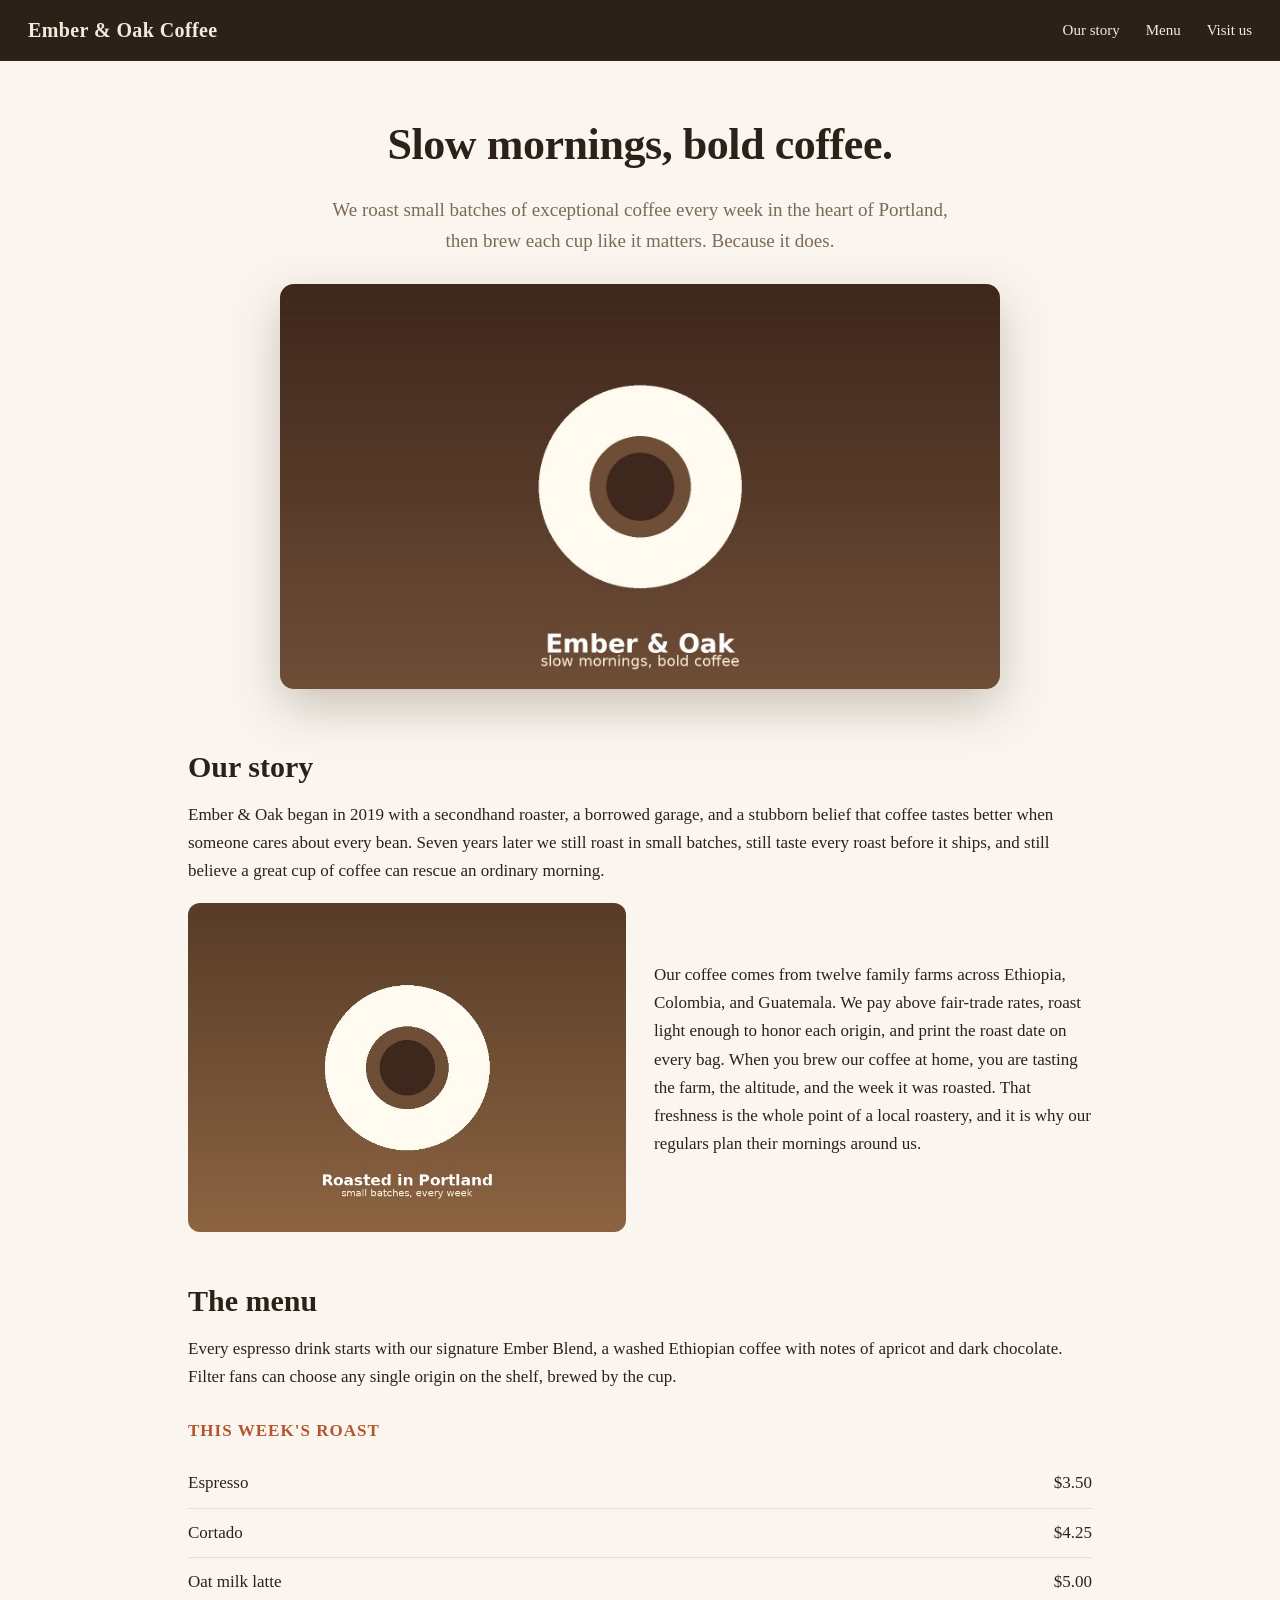
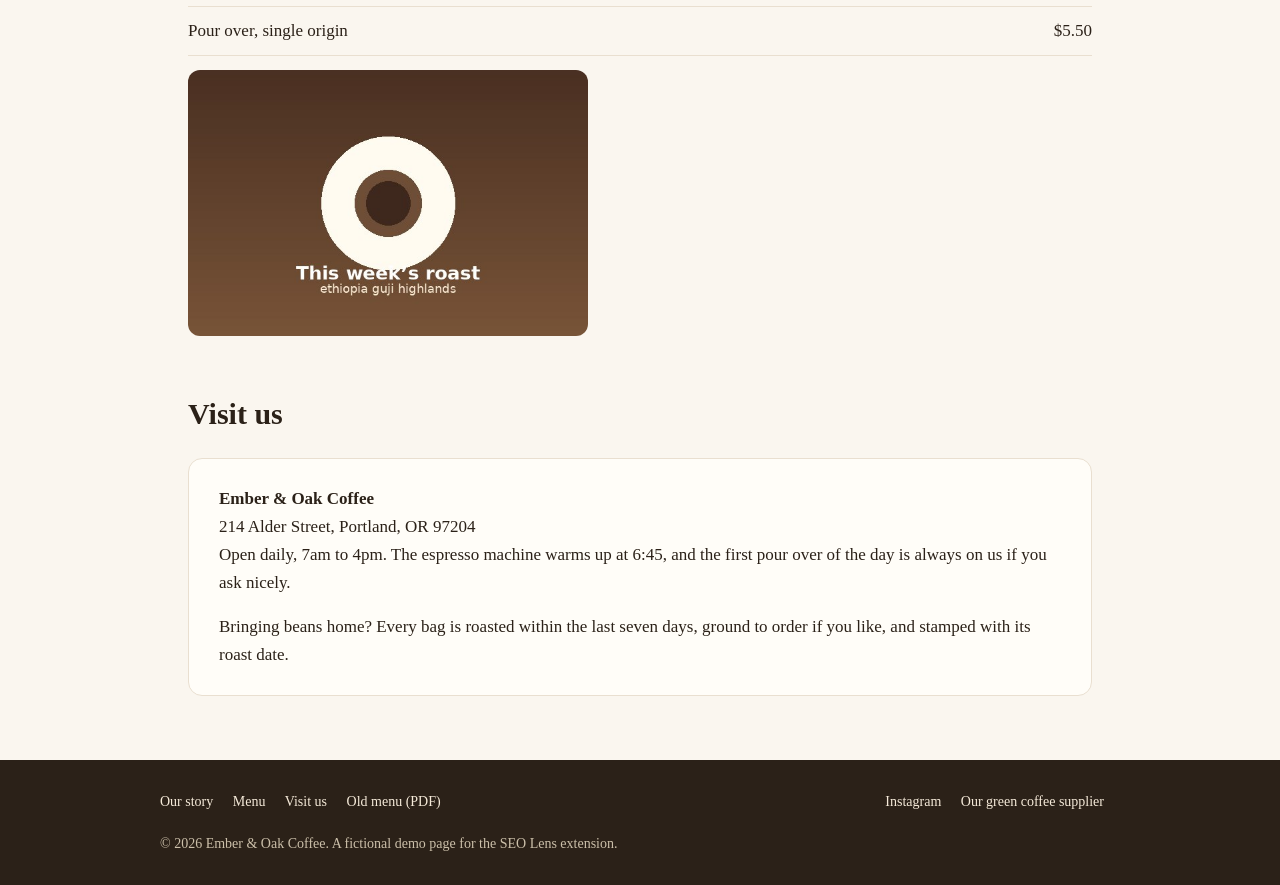
<file: demo/index.html>
<!DOCTYPE html>
<html lang="en">
<head>
<meta charset="utf-8">
<meta name="viewport" content="width=device-width, initial-scale=1">
<title>Ember &amp; Oak Coffee | Small-Batch Roastery in Portland</title>
<meta name="description" content="Small-batch coffee roasted in Portland. Fresh beans, brewed with care, delivered to your door every single week.">
<link rel="canonical" href="https://mohammadumar-001.github.io/seo-lens/demo/">
<meta property="og:type" content="website">
<meta property="og:url" content="https://mohammadumar-001.github.io/seo-lens/demo/">
<meta property="og:title" content="Ember &amp; Oak Coffee | Small-Batch Roastery in Portland">
<meta property="og:description" content="Small-batch coffee roasted in Portland. Fresh beans, brewed with care, delivered to your door every single week.">
<meta property="og:image" content="https://mohammadumar-001.github.io/seo-lens/demo/images/og-image.jpg">
<meta name="twitter:card" content="summary_large_image">
<meta name="twitter:title" content="Ember &amp; Oak Coffee | Small-Batch Roastery in Portland">
<meta name="twitter:description" content="Small-batch coffee roasted in Portland. Fresh beans, brewed with care, delivered to your door every single week.">
<meta name="twitter:image" content="https://mohammadumar-001.github.io/seo-lens/demo/images/og-image.jpg">
<script type="application/ld+json">
{
  "@context": "https://schema.org",
  "@type": "CafeOrCoffeeShop",
  "name": "Ember & Oak Coffee",
  "servesCuisine": "Coffee",
  "address": {
    "@type": "PostalAddress",
    "streetAddress": "214 Alder Street",
    "addressLocality": "Portland",
    "addressRegion": "OR",
    "postalCode": "97204"
  },
  "telephone": "+1-503-555-0117"
}
</script>
<style>
  :root { --ink: #2b2118; --muted: #7a6a58; --cream: #faf6ef; --card: #fffdf8; --accent: #b4552d; --line: #e9dfd0; }
  * { box-sizing: border-box; }
  body { margin: 0; font-family: Georgia, 'Times New Roman', serif; color: var(--ink); background: var(--cream); line-height: 1.65; }
  header.site { background: #2b2118; color: #f5ead9; padding: 14px 28px; display: flex; align-items: center; justify-content: space-between; }
  header.site .logo { font-size: 20px; font-weight: bold; letter-spacing: 0.02em; }
  nav a { color: #f5ead9; text-decoration: none; margin-left: 22px; font-size: 15px; }
  nav a:hover { text-decoration: underline; }
  .hero { max-width: 960px; margin: 0 auto; padding: 48px 28px 8px; text-align: center; }
  .hero h1 { font-size: 44px; margin: 0 0 12px; letter-spacing: -0.01em; }
  .hero p.lede { font-size: 19px; color: var(--muted); max-width: 640px; margin: 0 auto 28px; }
  .hero img { width: 100%; max-width: 720px; height: auto; border-radius: 14px; box-shadow: 0 18px 50px rgba(60, 40, 20, 0.25); }
  main section { max-width: 960px; margin: 0 auto; padding: 36px 28px 8px; }
  h2 { font-size: 30px; margin: 0 0 10px; }
  h4.note-head { font-size: 17px; color: var(--accent); margin: 26px 0 6px; text-transform: uppercase; letter-spacing: 0.06em; }
  p { margin: 0 0 16px; font-size: 17px; }
  .two-col { display: grid; grid-template-columns: 1fr 1fr; gap: 28px; align-items: center; margin-top: 18px; }
  .two-col img { width: 100%; max-width: 600px; height: auto; border-radius: 12px; }
  .menu-list { list-style: none; padding: 0; margin: 14px 0; }
  .menu-list li { display: flex; justify-content: space-between; padding: 10px 0; border-bottom: 1px solid var(--line); font-size: 17px; }
  .visit { background: var(--card); border: 1px solid var(--line); border-radius: 14px; padding: 26px 30px; margin-top: 20px; }
  footer.site { background: #2b2118; color: #cbbfa9; margin-top: 56px; padding: 30px 28px; font-size: 14px; }
  footer.site .wrap { max-width: 960px; margin: 0 auto; display: flex; justify-content: space-between; flex-wrap: wrap; gap: 18px; }
  footer.site a { color: #f5ead9; text-decoration: none; margin-right: 16px; }
  footer.site a:hover { text-decoration: underline; }
  @media (max-width: 700px) { .two-col { grid-template-columns: 1fr; } .hero h1 { font-size: 32px; } }
</style>
</head>
<body>

<header class="site">
  <div class="logo">Ember &amp; Oak Coffee</div>
  <nav>
    <a href="#story">Our story</a>
    <a href="#menu">Menu</a>
    <a href="#visit">Visit us</a>
  </nav>
</header>

<div class="hero">
  <h1>Slow mornings, bold coffee.</h1>
  <p class="lede">We roast small batches of exceptional coffee every week in the heart of Portland, then brew each cup like it matters. Because it does.</p>
  <img src="images/hero.jpg" width="1600" height="900" alt="Barista pouring latte art at Ember and Oak Coffee">
</div>

<main>
  <section id="story">
    <h2>Our story</h2>
    <p>Ember &amp; Oak began in 2019 with a secondhand roaster, a borrowed garage, and a stubborn belief that coffee tastes better when someone cares about every bean. Seven years later we still roast in small batches, still taste every roast before it ships, and still believe a great cup of coffee can rescue an ordinary morning.</p>
    <div class="two-col">
      <img src="images/story.jpg" width="800" height="600" alt="Freshly roasted coffee beans cooling in the roastery">
      <p>Our coffee comes from twelve family farms across Ethiopia, Colombia, and Guatemala. We pay above fair-trade rates, roast light enough to honor each origin, and print the roast date on every bag. When you brew our coffee at home, you are tasting the farm, the altitude, and the week it was roasted. That freshness is the whole point of a local roastery, and it is why our regulars plan their mornings around us.</p>
    </div>
  </section>

  <section id="menu">
    <h2>The menu</h2>
    <p>Every espresso drink starts with our signature Ember Blend, a washed Ethiopian coffee with notes of apricot and dark chocolate. Filter fans can choose any single origin on the shelf, brewed by the cup.</p>
    <h4 class="note-head">This week's roast</h4>
    <ul class="menu-list">
      <li><span>Espresso</span><span>$3.50</span></li>
      <li><span>Cortado</span><span>$4.25</span></li>
      <li><span>Oat milk latte</span><span>$5.00</span></li>
      <li><span>Pour over, single origin</span><span>$5.50</span></li>
    </ul>
    <img src="images/menu.jpg" width="600" height="400" style="width:100%;max-width:400px;height:auto;border-radius:12px;">
  </section>

  <section id="visit">
    <h2>Visit us</h2>
    <div class="visit">
      <p><strong>Ember &amp; Oak Coffee</strong><br>214 Alder Street, Portland, OR 97204<br>Open daily, 7am to 4pm. The espresso machine warms up at 6:45, and the first pour over of the day is always on us if you ask nicely.</p>
      <p style="margin-bottom:0">Bringing beans home? Every bag is roasted within the last seven days, ground to order if you like, and stamped with its roast date.</p>
    </div>
  </section>
</main>

<footer class="site">
  <div class="wrap">
    <div>
      <a href="#story">Our story</a>
      <a href="#menu">Menu</a>
      <a href="#visit">Visit us</a>
      <a href="/seo-lens/demo/old-menu">Old menu (PDF)</a>
    </div>
    <div>
      <a href="https://www.instagram.com/">Instagram</a>
      <a href="https://www.example.com/green-coffee-supplier" rel="nofollow">Our green coffee supplier</a>
    </div>
    <div>&copy; 2026 Ember &amp; Oak Coffee. A fictional demo page for the SEO Lens extension.</div>
  </div>
</footer>

</body>
</html>
</file>
